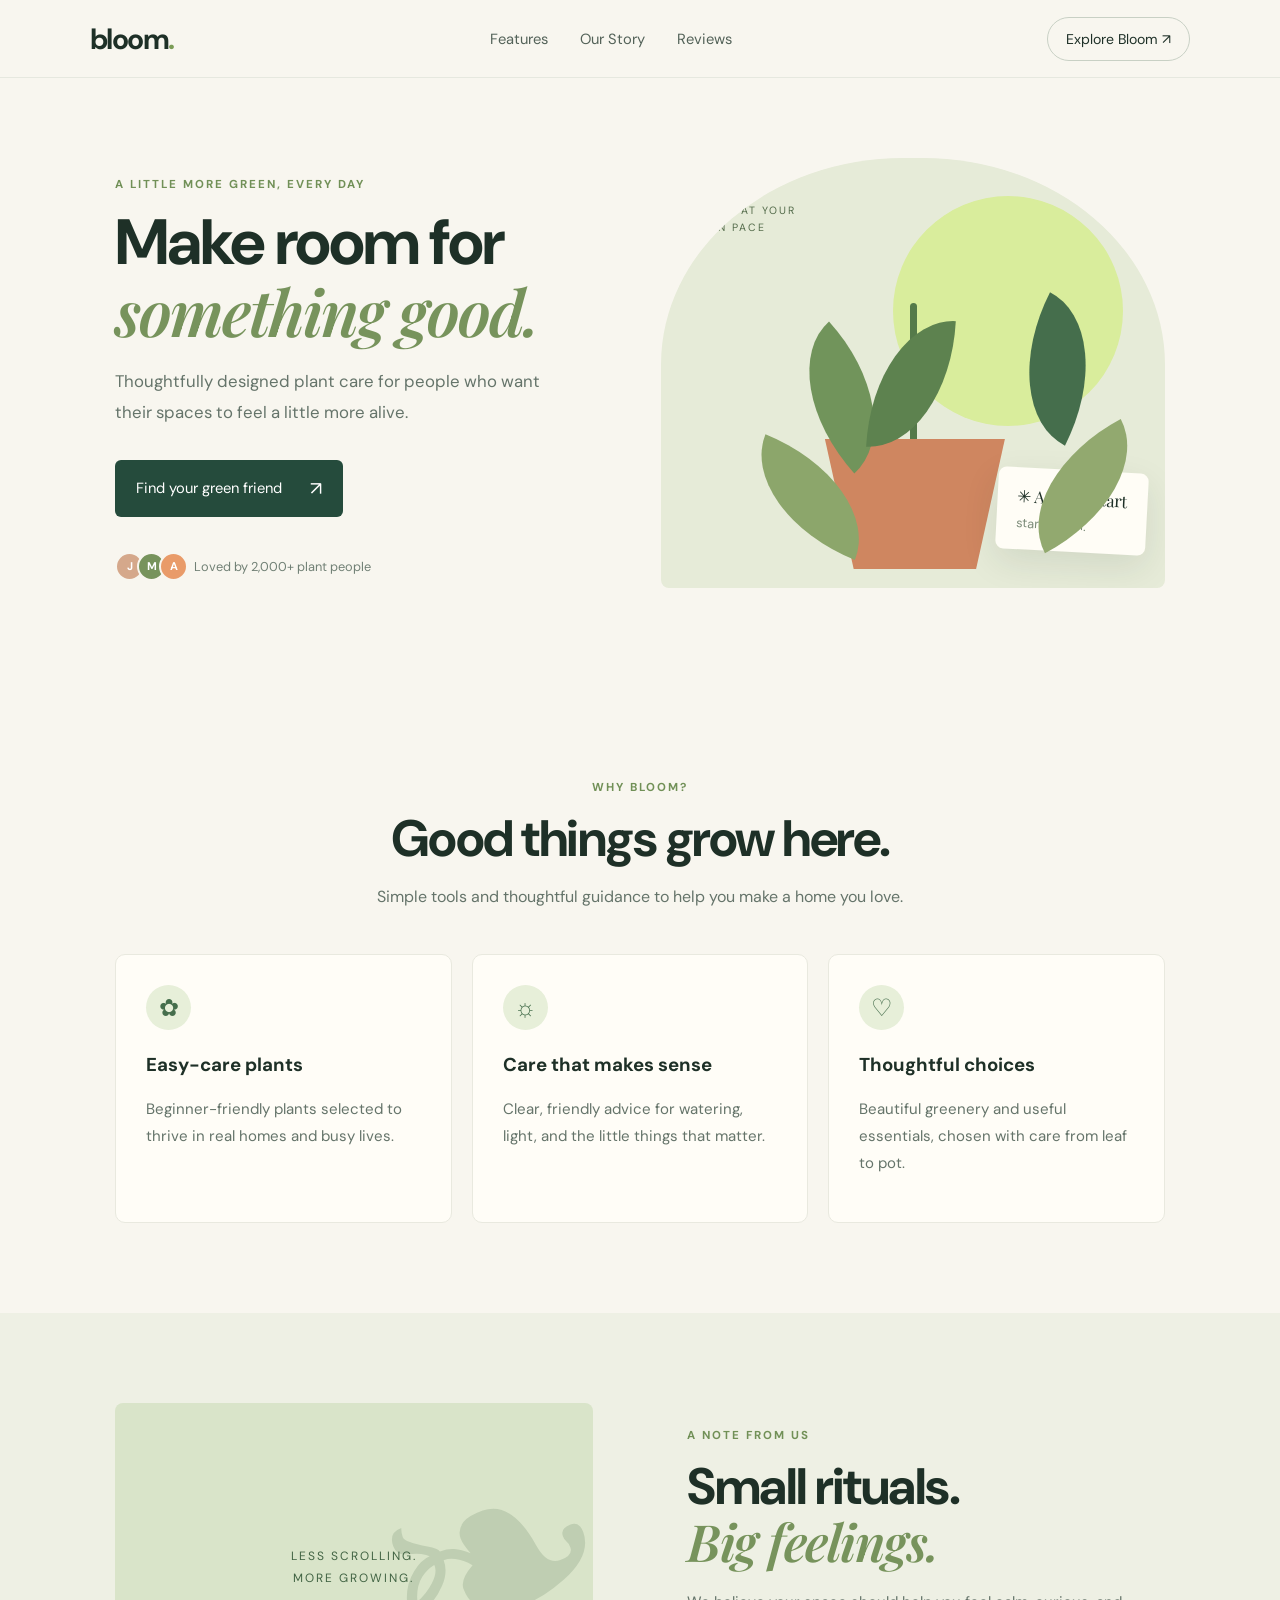
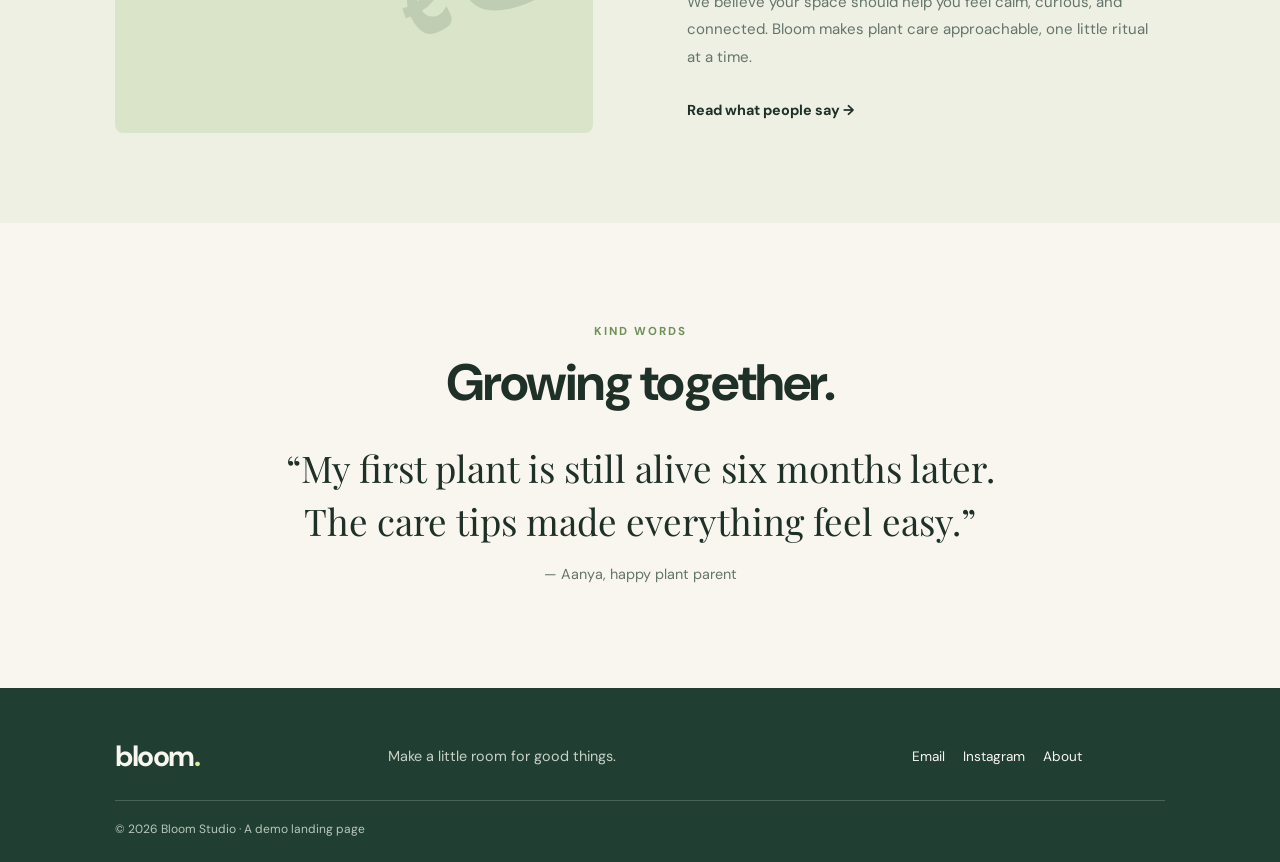
<file: OIBSIP_Level1_Web_Development_COMPLETE/OIBSIP/Web-Development-Level1-LandingPage/index.html>
<!DOCTYPE html>
<html lang="en">
<head>
<meta charset="UTF-8"><meta name="viewport" content="width=device-width, initial-scale=1.0">
<title>Bloom — Grow Something Good</title><link rel="stylesheet" href="style.css">
</head>
<body>
<header class="nav"><a class="logo" href="#home">bloom<span>.</span></a><nav><a href="#features">Features</a><a href="#story">Our Story</a><a href="#reviews">Reviews</a></nav><a class="nav-cta" href="#story">Explore Bloom ↗</a></header>
<main>
<section class="hero" id="home"><div class="hero-copy"><p class="eyebrow">A LITTLE MORE GREEN, EVERY DAY</p><h1>Make room for<br><em>something good.</em></h1><p class="lead">Thoughtfully designed plant care for people who want their spaces to feel a little more alive.</p><a class="button" href="#features">Find your green friend <span>↗</span></a><div class="mini-proof"><div class="avatars"><b>J</b><b>M</b><b>A</b></div><span>Loved by 2,000+ plant people</span></div></div><div class="hero-art"><div class="sun"></div><div class="art-label">GROW AT YOUR<br>OWN PACE</div><div class="plant-pot"><div class="leaf l1"></div><div class="leaf l2"></div><div class="leaf l3"></div><div class="leaf l4"></div><div class="leaf l5"></div><div class="stem"></div><div class="pot"></div></div><div class="floating-note">✳ A fresh start<br><small>starts small.</small></div></div></section>
<section class="features section" id="features"><div class="section-head"><p class="eyebrow">WHY BLOOM?</p><h2>Good things grow here.</h2><p>Simple tools and thoughtful guidance to help you make a home you love.</p></div><div class="feature-grid"><article class="feature"><div class="feature-icon">✿</div><h3>Easy-care plants</h3><p>Beginner-friendly plants selected to thrive in real homes and busy lives.</p></article><article class="feature"><div class="feature-icon">☼</div><h3>Care that makes sense</h3><p>Clear, friendly advice for watering, light, and the little things that matter.</p></article><article class="feature"><div class="feature-icon">♡</div><h3>Thoughtful choices</h3><p>Beautiful greenery and useful essentials, chosen with care from leaf to pot.</p></article></div></section>
<section class="story section" id="story"><div class="story-art"><span>LESS SCROLLING.<br>MORE GROWING.</span><div class="big-leaf">❧</div></div><div class="story-copy"><p class="eyebrow">A NOTE FROM US</p><h2>Small rituals.<br><em>Big feelings.</em></h2><p>We believe your space should help you feel calm, curious, and connected. Bloom makes plant care approachable, one little ritual at a time.</p><a class="text-link" href="#reviews">Read what people say →</a></div></section>
<section class="reviews section" id="reviews"><p class="eyebrow">KIND WORDS</p><h2>Growing together.</h2><blockquote>“My first plant is still alive six months later. The care tips made everything feel easy.”</blockquote><p class="reviewer">— Aanya, happy plant parent</p></section>
</main><footer><a class="logo" href="#home">bloom<span>.</span></a><p>Make a little room for good things.</p><div><a href="mailto:hello@example.com">Email</a><a href="#features">Instagram</a><a href="#story">About</a></div><small>© 2026 Bloom Studio · A demo landing page</small></footer>
</body></html>
</file>
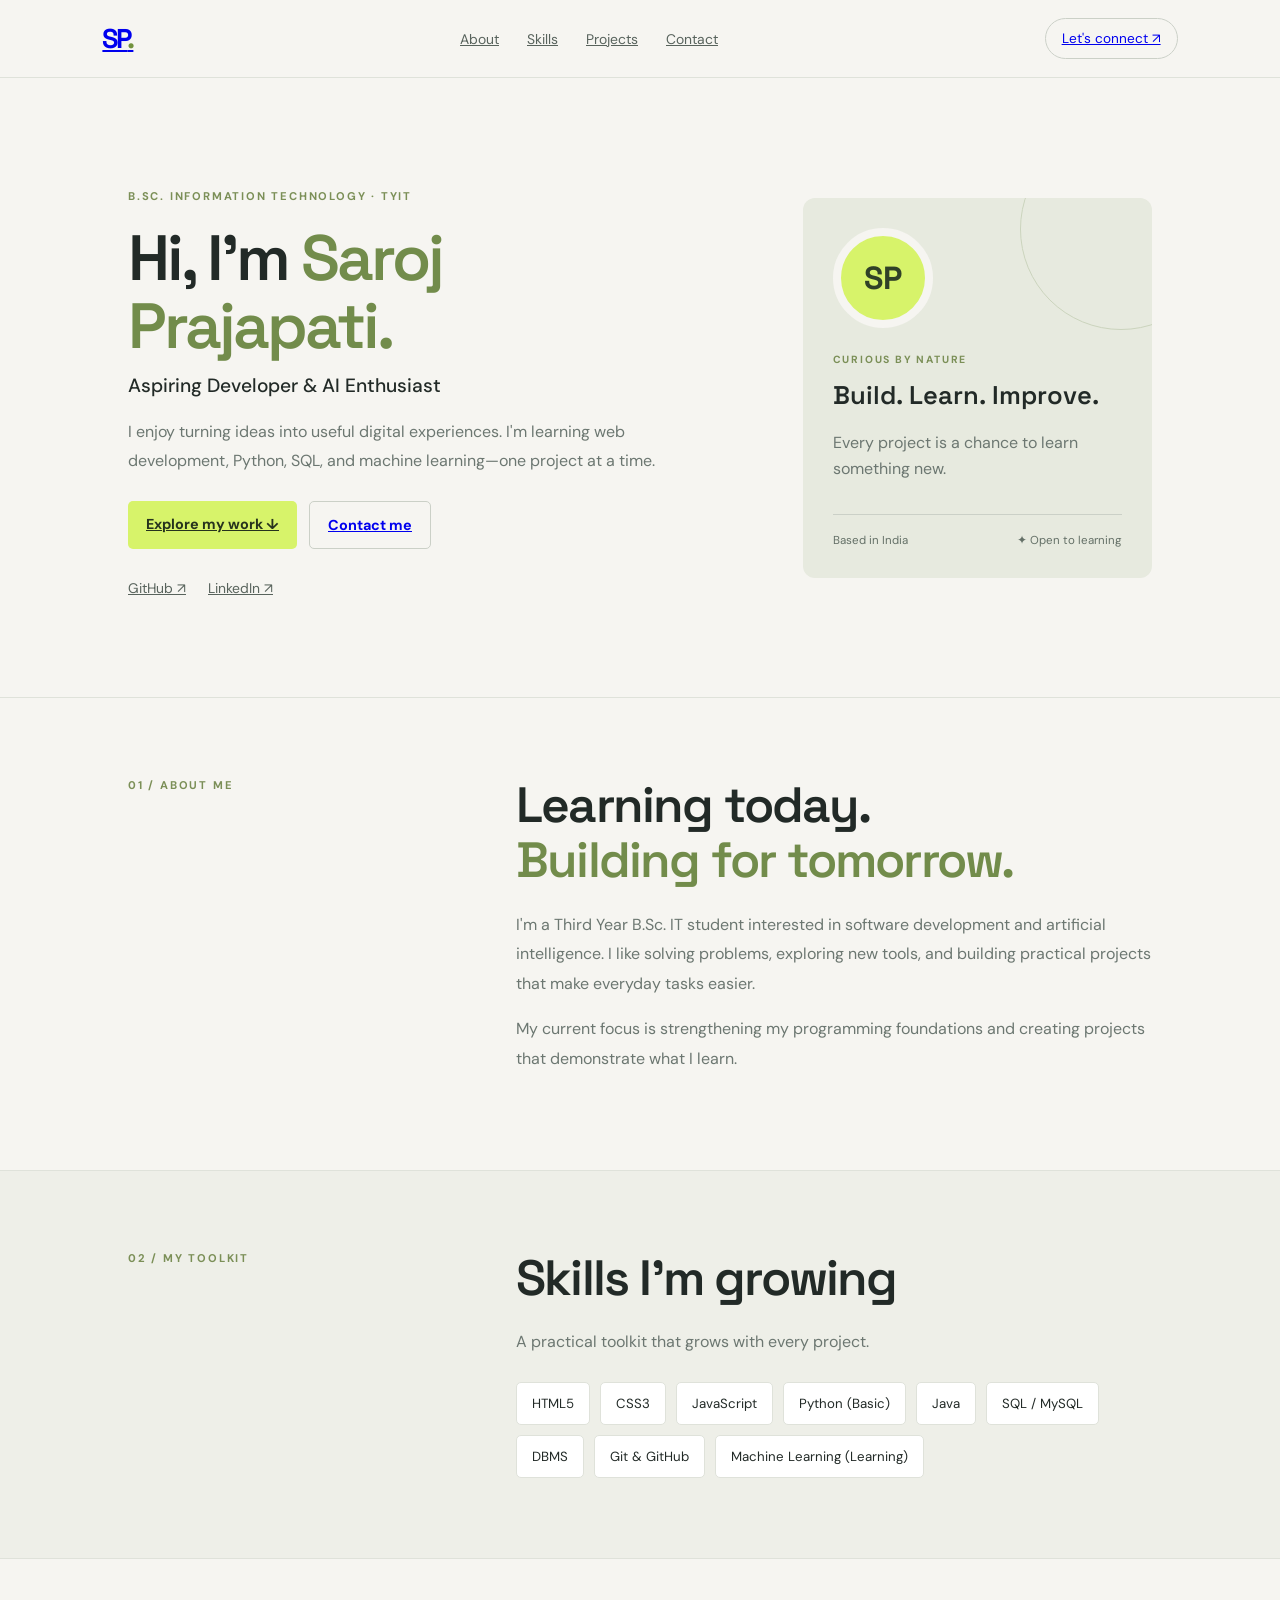
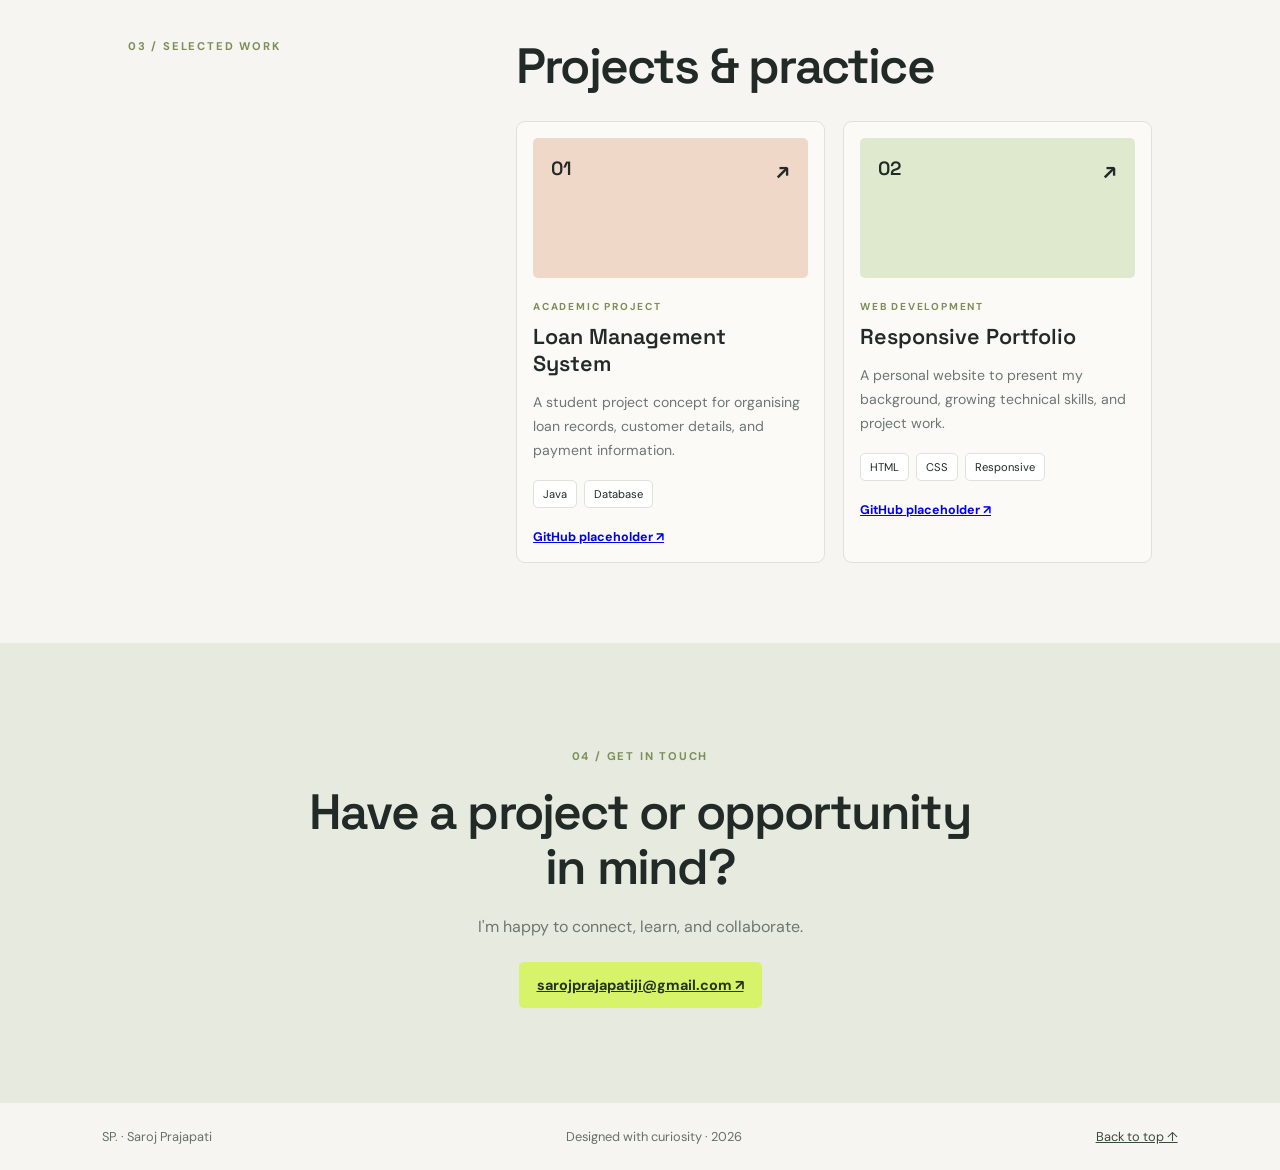
<file: OIBSIP_Level1_Web_Development_COMPLETE/OIBSIP/Web-Development-Level1-Portfolio/index.html>
<!DOCTYPE html>
<html lang="en"><head><meta charset="UTF-8"><meta name="viewport" content="width=device-width, initial-scale=1.0"><title>Saroj Prajapati | Portfolio</title><link rel="stylesheet" href="style.css"></head>
<body><header class="nav"><a class="brand" href="#home">SP<span>.</span></a><nav><a href="#about">About</a><a href="#skills">Skills</a><a href="#projects">Projects</a><a href="#contact">Contact</a></nav><a class="resume" href="#contact">Let's connect ↗</a></header>
<main><section class="hero" id="home"><div class="hero-text"><p class="tag">B.SC. INFORMATION TECHNOLOGY · TYIT</p><h1>Hi, I'm <span>Saroj Prajapati.</span></h1><h2>Aspiring Developer & AI Enthusiast</h2><p class="intro">I enjoy turning ideas into useful digital experiences. I'm learning web development, Python, SQL, and machine learning—one project at a time.</p><div class="actions"><a class="primary" href="#projects">Explore my work ↓</a><a class="secondary" href="#contact">Contact me</a></div><div class="social"><a href="https://github.com/" target="_blank" rel="noreferrer">GitHub ↗</a><a href="https://www.linkedin.com/" target="_blank" rel="noreferrer">LinkedIn ↗</a></div></div><div class="profile-card"><div class="profile-circle">SP</div><p class="card-kicker">CURIOUS BY NATURE</p><h3>Build. Learn. Improve.</h3><p>Every project is a chance to learn something new.</p><div class="card-bottom"><span>Based in India</span><span>✦ Open to learning</span></div></div></section>
<section class="section about" id="about"><div class="section-label">01 / ABOUT ME</div><div><h2>Learning today.<br><em>Building for tomorrow.</em></h2><p>I'm a Third Year B.Sc. IT student interested in software development and artificial intelligence. I like solving problems, exploring new tools, and building practical projects that make everyday tasks easier.</p><p>My current focus is strengthening my programming foundations and creating projects that demonstrate what I learn.</p></div></section>
<section class="section skills" id="skills"><div class="section-label">02 / MY TOOLKIT</div><div><h2>Skills I'm growing</h2><p class="muted">A practical toolkit that grows with every project.</p><div class="skill-grid"><span>HTML5</span><span>CSS3</span><span>JavaScript</span><span>Python (Basic)</span><span>Java</span><span>SQL / MySQL</span><span>DBMS</span><span>Git & GitHub</span><span>Machine Learning (Learning)</span></div></div></section>
<section class="section projects" id="projects"><div class="section-label">03 / SELECTED WORK</div><div><h2>Projects & practice</h2><div class="project-grid"><article class="project"><div class="project-top peach">01 <span>↗</span></div><p class="project-type">ACADEMIC PROJECT</p><h3>Loan Management System</h3><p>A student project concept for organising loan records, customer details, and payment information.</p><div class="chips"><span>Java</span><span>Database</span></div><a href="https://github.com/" target="_blank" rel="noreferrer">GitHub placeholder ↗</a></article><article class="project"><div class="project-top green">02 <span>↗</span></div><p class="project-type">WEB DEVELOPMENT</p><h3>Responsive Portfolio</h3><p>A personal website to present my background, growing technical skills, and project work.</p><div class="chips"><span>HTML</span><span>CSS</span><span>Responsive</span></div><a href="https://github.com/" target="_blank" rel="noreferrer">GitHub placeholder ↗</a></article></div></div></section>
<section class="contact" id="contact"><p class="section-label">04 / GET IN TOUCH</p><h2>Have a project or opportunity<br>in mind?</h2><p>I'm happy to connect, learn, and collaborate.</p><a class="primary" href="mailto:sarojprajapatiji@gmail.com">sarojprajapatiji@gmail.com ↗</a></section></main><footer><span>SP<span class="dot">.</span> · Saroj Prajapati</span><span>Designed with curiosity · 2026</span><a href="#home">Back to top ↑</a></footer></body></html>
</file>
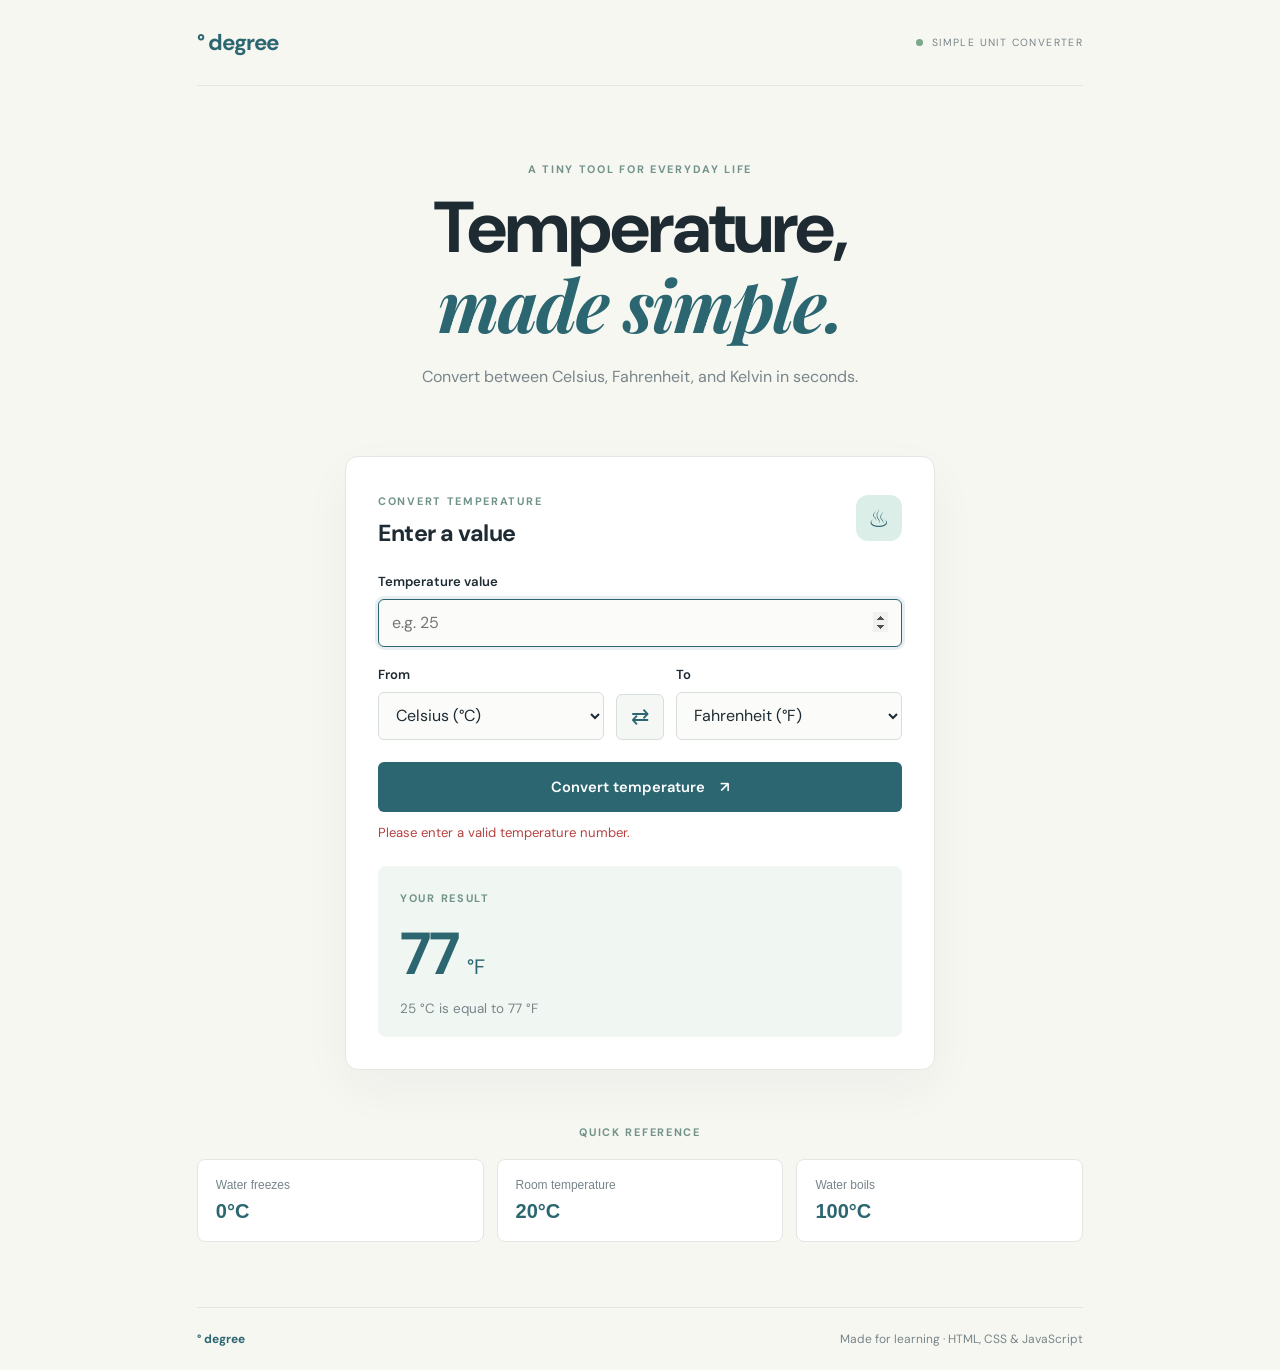
<file: OIBSIP_Level1_Web_Development_COMPLETE/OIBSIP/Web-Development-Level1-TemperatureConverter/index.html>
<!DOCTYPE html>
<html lang="en"><head><meta charset="UTF-8"><meta name="viewport" content="width=device-width, initial-scale=1.0"><title>Degree — Temperature Converter</title><link rel="stylesheet" href="style.css"></head>
<body><main class="page"><header class="top"><a class="logo" href="#">° degree</a><span class="status"><i></i> SIMPLE UNIT CONVERTER</span></header><section class="intro"><p class="eyebrow">A TINY TOOL FOR EVERYDAY LIFE</p><h1>Temperature,<br><em>made simple.</em></h1><p>Convert between Celsius, Fahrenheit, and Kelvin in seconds.</p></section><section class="converter"><div class="converter-head"><div><span class="small-label">CONVERT TEMPERATURE</span><h2>Enter a value</h2></div><span class="thermo">♨</span></div><label for="temperature">Temperature value</label><input id="temperature" type="number" placeholder="e.g. 25" step="any" inputmode="decimal"><div class="units"><div><label for="fromUnit">From</label><select id="fromUnit"><option value="C">Celsius (°C)</option><option value="F">Fahrenheit (°F)</option><option value="K">Kelvin (K)</option></select></div><button id="swap" class="swap" type="button" aria-label="Swap units">⇄</button><div><label for="toUnit">To</label><select id="toUnit"><option value="F">Fahrenheit (°F)</option><option value="C">Celsius (°C)</option><option value="K">Kelvin (K)</option></select></div></div><button id="convert" class="convert" type="button">Convert temperature <span>↗</span></button><p id="error" class="error" role="alert"></p><div class="result" aria-live="polite"><span class="small-label">YOUR RESULT</span><div class="result-line"><strong id="resultValue">77</strong><span id="resultUnit">°F</span></div><p id="resultCaption">25 °C is equal to 77 °F</p></div></section><section class="quick"><p class="eyebrow">QUICK REFERENCE</p><div class="quick-grid"><button data-temp="0" data-unit="C"><span>Water freezes</span><strong>0°C</strong></button><button data-temp="20" data-unit="C"><span>Room temperature</span><strong>20°C</strong></button><button data-temp="100" data-unit="C"><span>Water boils</span><strong>100°C</strong></button></div></section><footer><span>° degree</span><span>Made for learning · HTML, CSS & JavaScript</span></footer></main><script src="script.js"></script></body></html>
</file>
<file: OIBSIP_Level1_Web_Development_COMPLETE/OIBSIP/Web-Development-Level1-LandingPage/style.css>
@import url('https://fonts.googleapis.com/css2?family=DM+Sans:wght@400;500;600;700&family=Playfair+Display:ital,wght@0,600;0,700;1,600;1,700&display=swap');
:root{--green:#254b3c;--lime:#d9ed9c;--cream:#f8f6ef;--ink:#1e3027;--muted:#65746a;--orange:#e99b69}*{box-sizing:border-box}html{scroll-behavior:smooth;scroll-padding-top:85px}body{margin:0;background:var(--cream);color:var(--ink);font-family:'DM Sans',sans-serif}a{color:inherit;text-decoration:none}.nav{height:78px;display:flex;align-items:center;justify-content:space-between;padding:0 7%;position:sticky;top:0;background:#f8f6efed;backdrop-filter:blur(12px);z-index:5;border-bottom:1px solid #e6e8df}.logo{font-weight:700;font-size:1.8rem;letter-spacing:-1.5px}.logo span{color:#7b9c56}.nav nav{display:flex;gap:32px;color:#536258;font-size:.92rem}.nav nav a:hover,.text-link:hover{color:#7b9c56}.nav-cta{padding:12px 18px;border:1px solid #c8d0c4;border-radius:30px;font-size:.88rem}.hero{min-height:600px;display:grid;grid-template-columns:1fr 1fr;align-items:center;padding:60px 9% 70px;gap:4%}.eyebrow{font-size:.72rem;letter-spacing:2px;font-weight:700;color:#719057}.hero h1,.section h2,.story h2{font-size:clamp(2.7rem,5vw,4.7rem);line-height:1.06;letter-spacing:-2px;margin:17px 0}.hero h1 em,.story h2 em{font-family:'Playfair Display',serif;color:#77935c;font-weight:600}.lead{max-width:440px;line-height:1.8;color:var(--muted);font-size:1.05rem}.button{display:inline-flex;align-items:center;gap:28px;background:var(--green);color:white;padding:16px 21px;border-radius:6px;margin-top:16px;font-size:.92rem}.button span{font-size:1.2rem}.mini-proof{display:flex;align-items:center;gap:13px;margin-top:35px;color:#718075;font-size:.8rem}.avatars{display:flex}.avatars b{width:29px;height:29px;border-radius:50%;display:grid;place-items:center;margin-right:-7px;border:2px solid var(--cream);background:#d5a88b;color:#fff;font-size:.7rem}.avatars b:nth-child(2){background:#77935c}.avatars b:nth-child(3){background:#e99b69}.hero-art{height:430px;background:#e6ebd8;border-radius:48% 48% 8px 8px;position:relative;overflow:hidden;display:grid;place-items:center}.sun{position:absolute;width:230px;height:230px;background:#d9ed9c;border-radius:50%;top:38px;right:42px}.art-label{position:absolute;top:45px;left:35px;font-size:.66rem;letter-spacing:2px;line-height:1.6;color:#536b4a}.plant-pot{position:relative;width:270px;height:300px;margin-top:100px}.stem{position:absolute;width:7px;height:180px;background:#557a4a;left:132px;top:30px;border-radius:10px}.leaf{position:absolute;width:83px;height:130px;background:#71945b;border-radius:100% 0 100% 0;transform-origin:bottom right;z-index:2}.l1{left:55px;top:15px;transform:rotate(-42deg)}.l2{left:130px;top:5px;transform:rotate(27deg) scaleX(-1);background:#456e4c}.l3{left:25px;top:80px;transform:rotate(-68deg);background:#8ca66b}.l4{left:145px;top:77px;transform:rotate(62deg) scaleX(-1);background:#92a96f}.l5{left:88px;top:48px;transform:rotate(3deg);background:#5d824f}.pot{position:absolute;bottom:4px;left:47px;width:180px;height:130px;background:#cf8660;clip-path:polygon(0 0,100% 0,84% 100%,16% 100%);border-radius:0 0 14px 14px}.floating-note{position:absolute;right:18px;bottom:36px;background:#fffdf6;padding:16px 20px;border-radius:8px;box-shadow:0 12px 35px #1e30271a;font-family:'Playfair Display',serif;font-size:1.05rem;line-height:1.5;transform:rotate(3deg)}.floating-note small{font-family:'DM Sans';color:#7b8b78;font-size:.8rem}.section{padding:90px 9%}.section-head{text-align:center;max-width:550px;margin:0 auto 44px}.section h2{font-size:clamp(2.2rem,4vw,3.3rem);letter-spacing:-1.5px}.section-head>p:last-child{color:var(--muted);line-height:1.7}.feature-grid{display:grid;grid-template-columns:repeat(3,1fr);gap:20px}.feature{padding:30px;background:#fffdf7;border:1px solid #e9e9df;border-radius:10px}.feature-icon{width:45px;height:45px;display:grid;place-items:center;border-radius:50%;background:#e7efd9;color:#456e4c;font-size:1.5rem}.feature h3{margin-top:22px}.feature p,.story-copy>p:not(.eyebrow){color:var(--muted);line-height:1.8;font-size:.94rem}.story{display:grid;grid-template-columns:1fr 1fr;gap:9%;align-items:center;background:#eef0e4}.story-art{min-height:330px;border-radius:8px;background:#d9e4c9;display:grid;place-items:center;position:relative;overflow:hidden;color:#426444;font-size:.75rem;letter-spacing:2px;line-height:1.8;text-align:center}.big-leaf{position:absolute;font-size:18rem;opacity:.17;transform:rotate(-20deg);right:-20px;bottom:-90px}.story-copy h2{font-size:3.2rem}.text-link{display:inline-block;margin-top:15px;font-weight:700;font-size:.9rem}.reviews{text-align:center}.reviews blockquote{max-width:720px;margin:30px auto 18px;font-family:'Playfair Display',serif;font-size:clamp(1.5rem,3vw,2.3rem);line-height:1.45}.reviewer{color:var(--muted);font-size:.9rem}footer{padding:45px 9% 25px;background:#203f32;color:#f8f6ef;display:grid;grid-template-columns:1fr 2fr 1fr;gap:20px;align-items:center}footer .logo span{color:var(--lime)}footer p{color:#c7d2c5;font-size:.9rem}footer div{display:flex;gap:18px;font-size:.85rem}footer small{grid-column:1/-1;border-top:1px solid #496354;padding-top:20px;color:#b8c7bb;font-size:.75rem}@media(max-width:760px){.nav{padding:0 5%;height:68px}.nav nav{gap:13px;font-size:.78rem}.nav-cta{display:none}.hero{grid-template-columns:1fr;padding:48px 6%;gap:35px}.hero-art{height:380px}.feature-grid{grid-template-columns:1fr}.section{padding:65px 6%}.story{grid-template-columns:1fr;gap:35px}.story-art{min-height:250px}footer{grid-template-columns:1fr;gap:10px;padding:35px 6%}footer small{grid-column:auto}footer div{flex-wrap:wrap}.hero h1{font-size:3.1rem}}
</file>
<file: OIBSIP_Level1_Web_Development_COMPLETE/OIBSIP/Web-Development-Level1-Portfolio/style.css>
@import url('https://fonts.googleapis.com/css2?family=DM+Sans:wght@400;500;600;700&family=Space+Grotesk:wght@400;500;600;700&display=swap');:root{--bg:#f6f5f1;--ink:#222a27;--muted:#6c7771;--green:#d7f36a;--line:#dfe2da}*{box-sizing:border-box}html{scroll-behavior:smooth;scroll-padding-top:85px}body{margin:0;background:var(--bg);color:var(--ink);font-family:'DM Sans',sans-serif}.nav{height:78px;padding:0 8%;display:flex;align-items:center;justify-content:space-between;border-bottom:1px solid var(--line);position:sticky;top:0;background:#f6f5f1ed;backdrop-filter:blur(12px);z-index:10}.brand{font:700 1.7rem 'Space Grotesk';letter-spacing:-2px}.brand span,.dot{color:#72923e}.nav nav{display:flex;gap:28px}.nav nav a,.social a{font-size:.87rem;color:#58635c}.nav nav a:hover{color:#72923e}.resume{font-size:.85rem;border:1px solid #cbd0c7;border-radius:30px;padding:11px 16px}.hero{padding:100px 10%;display:grid;grid-template-columns:1.25fr .75fr;gap:9%;align-items:center;min-height:590px}.tag,.section-label,.project-type{font-size:.7rem;font-weight:700;letter-spacing:1.8px;color:#7b8f57}.hero h1{font:600 clamp(2.8rem,5vw,4.7rem)/1.06 'Space Grotesk';letter-spacing:-3px;margin:22px 0 12px}.hero h1 span{color:#728c4b}.hero h2{font-size:1.2rem;font-weight:500;margin:0 0 20px}.intro{max-width:530px;line-height:1.8;color:var(--muted)}.actions{display:flex;gap:12px;flex-wrap:wrap;margin-top:26px}.primary,.secondary{display:inline-block;padding:14px 18px;border-radius:5px;font-size:.9rem;font-weight:700}.primary{background:var(--green);color:#26321d}.secondary{border:1px solid #cbd0c7}.social{display:flex;gap:22px;margin-top:30px}.profile-card{background:#e7eadf;padding:30px;border-radius:12px;min-height:350px;display:flex;flex-direction:column;align-items:flex-start;justify-content:center;position:relative;overflow:hidden}.profile-card:after{content:'';position:absolute;width:200px;height:200px;border:1px solid #cbd4bd;border-radius:50%;right:-70px;top:-70px}.profile-circle{width:100px;height:100px;border-radius:50%;background:var(--green);display:grid;place-items:center;font:700 2rem 'Space Grotesk';color:#304127;border:8px solid #f6f5f1}.card-kicker{font-size:.65rem;letter-spacing:1.8px;margin-top:25px;color:#7b8f57;font-weight:700}.profile-card h3{font:600 1.6rem 'Space Grotesk';margin:3px 0}.profile-card>p:not(.card-kicker){color:var(--muted);line-height:1.6}.card-bottom{display:flex;justify-content:space-between;gap:10px;width:100%;border-top:1px solid #cbd0c7;padding-top:18px;margin-top:16px;font-size:.72rem;color:#647067}.section{padding:80px 10%;display:grid;grid-template-columns:.65fr 1.35fr;gap:8%;border-top:1px solid var(--line)}.section h2,.contact h2{font:600 clamp(2rem,4vw,3.1rem)/1.1 'Space Grotesk';letter-spacing:-1.8px;margin:0 0 22px}.section h2 em{font-style:normal;color:#728c4b}.section>div:nth-child(2)>p{max-width:680px;line-height:1.85;color:var(--muted)}.skills{background:#eeefe8}.muted{color:var(--muted)}.skill-grid{display:flex;flex-wrap:wrap;gap:10px;margin-top:25px}.skill-grid span,.chips span{background:#fff;border:1px solid #dfe2da;border-radius:5px;padding:12px 15px;font-size:.83rem}.project-grid{display:grid;grid-template-columns:1fr 1fr;gap:18px;margin-top:28px}.project{border:1px solid var(--line);padding:16px;border-radius:9px;background:#fbfaf6}.project-top{height:140px;border-radius:5px;display:flex;justify-content:space-between;padding:18px;font:600 1.2rem 'Space Grotesk'}.project-top span{font-size:1.4rem}.peach{background:#f0d8c9}.green{background:#dfe9ce}.project-type{font-size:.63rem;margin-top:22px}.project h3{font:600 1.35rem 'Space Grotesk';margin:8px 0}.project p:not(.project-type){font-size:.88rem;line-height:1.7;color:var(--muted)}.chips{display:flex;gap:7px;flex-wrap:wrap;margin:17px 0}.chips span{padding:6px 9px;font-size:.7rem}.project>a{font-size:.78rem;font-weight:700}.contact{text-align:center;padding:95px 6%;background:#e7eadf}.contact .section-label{margin-bottom:22px}.contact>p:not(.section-label){color:var(--muted);margin-bottom:25px}footer{padding:25px 8%;display:flex;justify-content:space-between;gap:15px;font-size:.8rem;color:#657168}footer a{color:#354e39}@media(max-width:760px){.nav{padding:0 5%;height:68px}.nav nav{gap:12px}.nav nav a{font-size:.76rem}.resume{display:none}.hero{padding:65px 6%;grid-template-columns:1fr;gap:35px}.profile-card{min-height:300px}.section{padding:60px 6%;grid-template-columns:1fr;gap:25px}.project-grid{grid-template-columns:1fr}footer{padding:22px 6%;flex-wrap:wrap}.hero h1{letter-spacing:-2px}}@media(max-width:400px){.nav nav{gap:8px}.nav nav a{font-size:.7rem}.hero h1{font-size:2.65rem}}
</file>
<file: OIBSIP_Level1_Web_Development_COMPLETE/OIBSIP/Web-Development-Level1-TemperatureConverter/style.css>
@import url('https://fonts.googleapis.com/css2?family=DM+Sans:wght@400;500;600;700&family=Playfair+Display:ital,wght@0,600;1,600;1,700&display=swap');:root{--ink:#1e2b32;--muted:#78858a;--blue:#2b6671;--mint:#dceee8;--cream:#f7f7f2;--line:#e1e7e3}*{box-sizing:border-box}body{margin:0;background:var(--cream);color:var(--ink);font-family:'DM Sans',sans-serif}.page{max-width:1040px;margin:auto;padding:0 6%}.top{height:86px;display:flex;align-items:center;justify-content:space-between;border-bottom:1px solid var(--line)}.logo{font-weight:700;font-size:1.4rem;letter-spacing:-1px;color:var(--blue);text-decoration:none}.status{font-size:.65rem;letter-spacing:1.4px;color:var(--muted);display:flex;align-items:center;gap:9px}.status i{width:7px;height:7px;background:#79a88a;border-radius:50%}.intro{padding:65px 0 30px;text-align:center}.eyebrow,.small-label{font-size:.68rem;letter-spacing:1.7px;font-weight:700;color:#71938a}.intro h1{font-size:clamp(2.8rem,6vw,4.5rem);line-height:1.04;letter-spacing:-2px;margin:15px 0}.intro h1 em{font-family:'Playfair Display',serif;color:var(--blue)}.intro>p:last-child{color:var(--muted);line-height:1.7}.converter{max-width:590px;margin:20px auto 55px;background:#fff;padding:32px;border:1px solid var(--line);border-radius:13px;box-shadow:0 18px 50px #1e2b320b}.converter-head{display:flex;justify-content:space-between;align-items:center;margin-bottom:25px}.converter-head h2{margin:8px 0 0;font-size:1.45rem;letter-spacing:-.5px}.thermo{width:46px;height:46px;display:grid;place-items:center;border-radius:12px;background:var(--mint);color:var(--blue);font-size:1.5rem}label{display:block;font-size:.82rem;font-weight:600;margin-bottom:9px}input,select{width:100%;height:48px;border:1px solid #d7dfda;border-radius:6px;padding:0 13px;background:#fbfcfa;color:var(--ink);font:inherit;outline:none}input:focus,select:focus{border-color:var(--blue);box-shadow:0 0 0 3px #2b66711a}.units{display:grid;grid-template-columns:1fr 48px 1fr;gap:12px;align-items:end;margin-top:19px}.swap{height:46px;border:1px solid #d7dfda;border-radius:6px;background:#f4f7f3;color:var(--blue);font-size:1.35rem;cursor:pointer}.convert{margin-top:22px;width:100%;height:50px;border:0;border-radius:6px;background:var(--blue);color:white;font:600 .92rem 'DM Sans';cursor:pointer;display:flex;justify-content:center;align-items:center;gap:15px}.convert:hover{background:#204f58}.error{min-height:0;margin:0;color:#b64242;font-size:.82rem}.error:not(:empty){margin-top:12px}.result{margin-top:25px;background:#f0f6f1;border-radius:8px;padding:20px 22px}.result-line{display:flex;align-items:baseline;gap:9px;margin:8px 0}.result-line strong{font-size:clamp(2.5rem,6vw,3.7rem);letter-spacing:-2px;color:var(--blue)}.result-line span{font-size:1.3rem;color:var(--blue)}.result p{color:var(--muted);font-size:.84rem;margin:0}.quick{padding:0 0 65px}.quick>.eyebrow{text-align:center;margin-bottom:20px}.quick-grid{display:grid;grid-template-columns:repeat(3,1fr);gap:13px}.quick-grid button{display:flex;flex-direction:column;gap:8px;text-align:left;padding:18px;border:1px solid var(--line);background:#fff;border-radius:8px;cursor:pointer}.quick-grid button:hover{border-color:#8caea4}.quick-grid span{font-size:.75rem;color:var(--muted)}.quick-grid strong{font-size:1.25rem;color:var(--blue)}footer{border-top:1px solid var(--line);padding:23px 0;display:flex;justify-content:space-between;gap:12px;color:var(--muted);font-size:.75rem}footer span:first-child{color:var(--blue);font-weight:700}@media(max-width:560px){.page{padding:0 5%}.top{height:70px}.status{font-size:.56rem}.intro{padding-top:50px}.converter{padding:22px 17px}.units{grid-template-columns:1fr 40px 1fr;gap:7px}.units select{font-size:.8rem;padding:0 7px}.quick-grid{grid-template-columns:1fr}.quick-grid button{flex-direction:row;align-items:center;justify-content:space-between}footer{flex-direction:column}}
</file>
